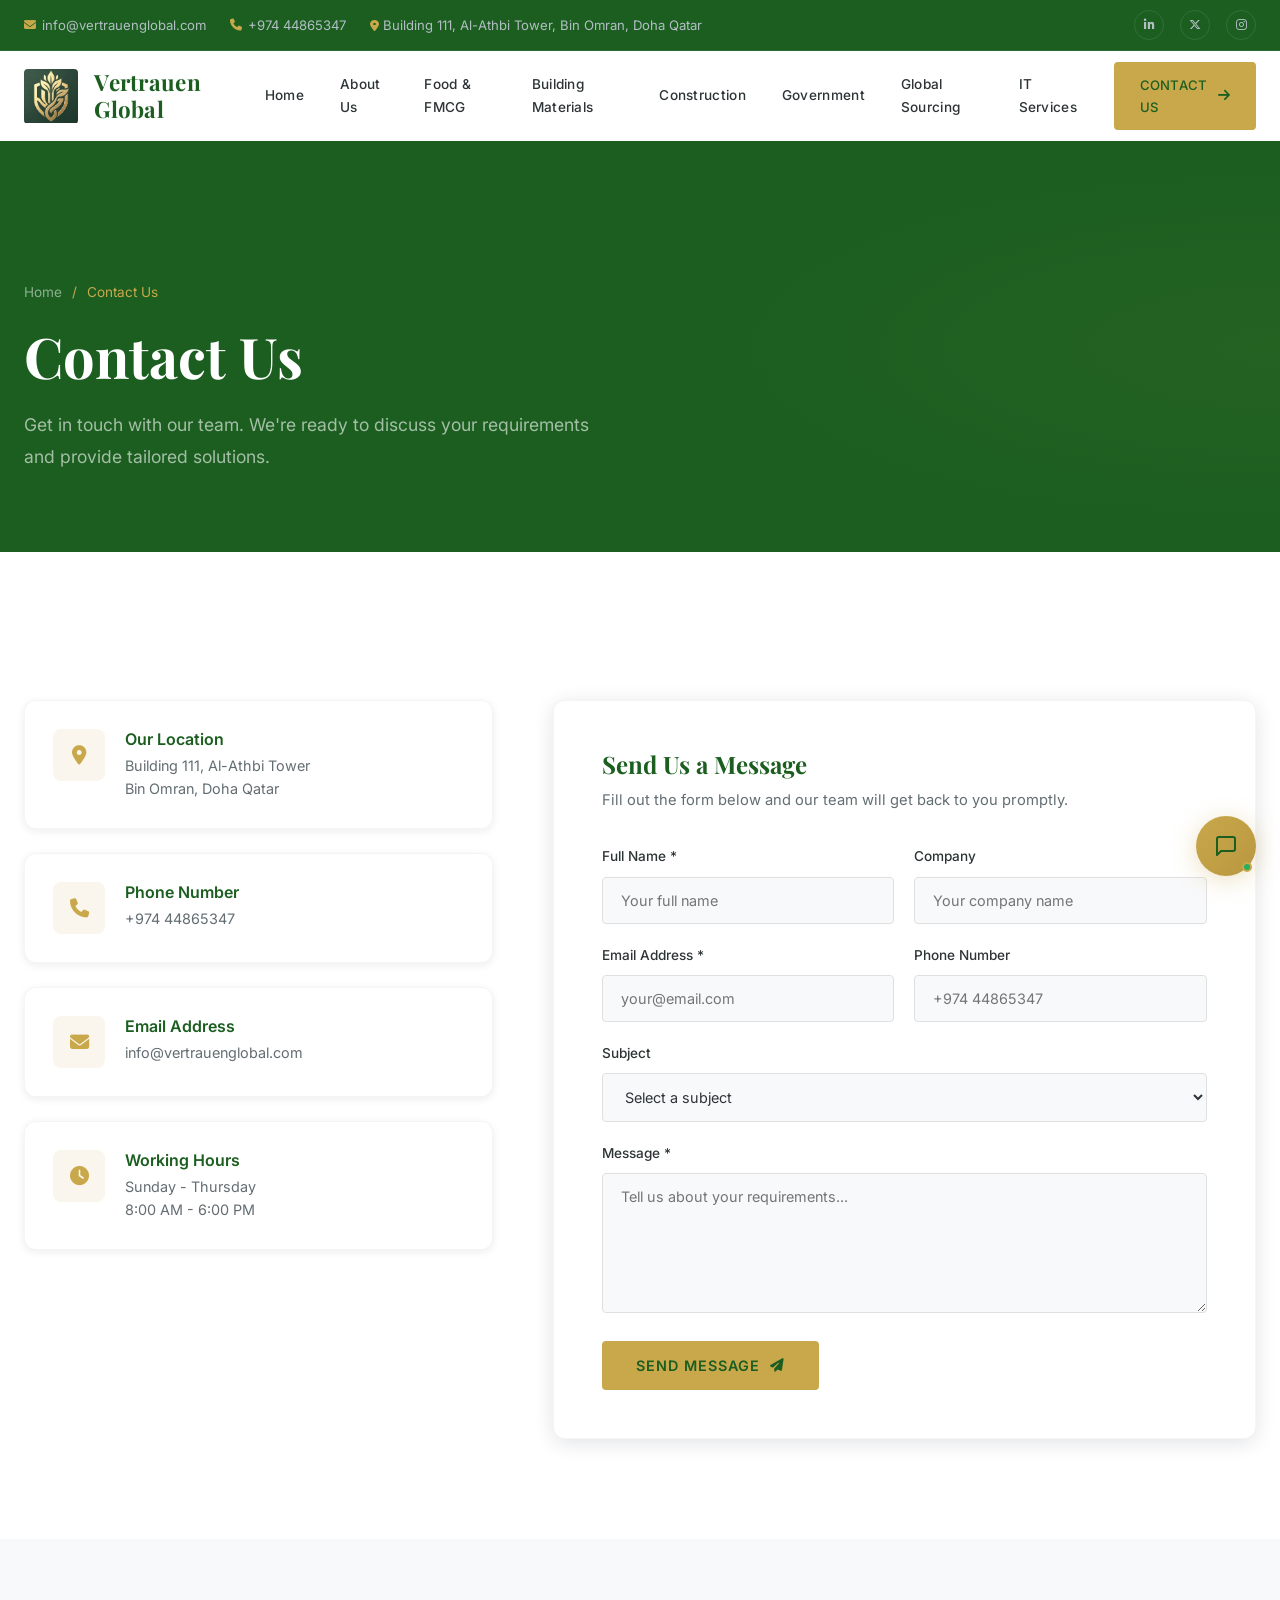
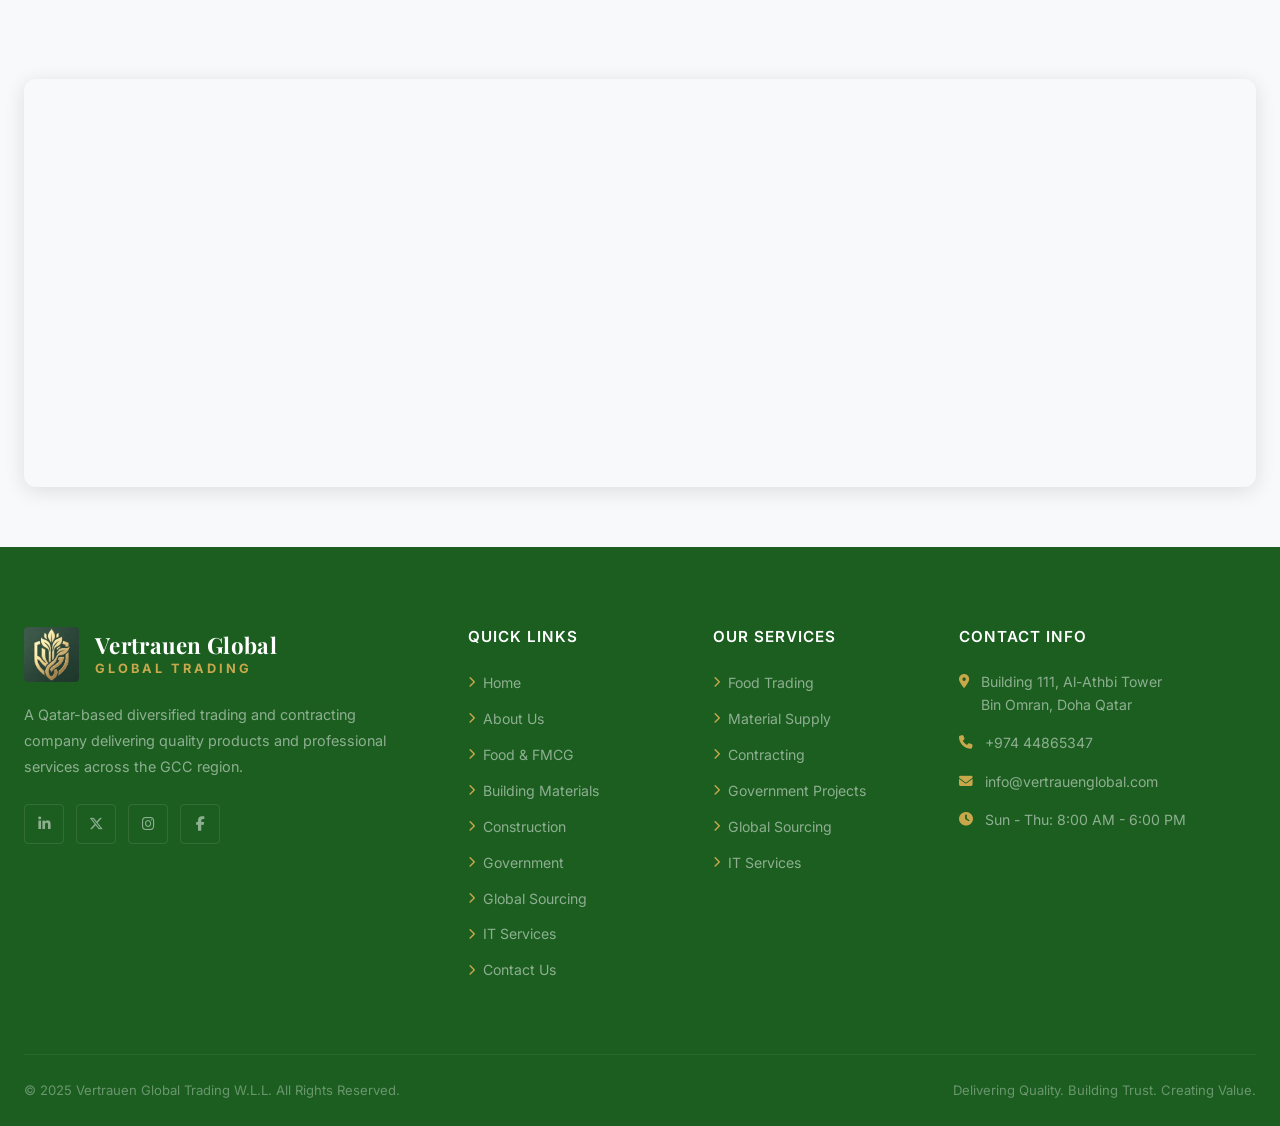
<file: contact.html>
<!DOCTYPE html>
<html lang="en">
<head>
  <meta charset="UTF-8">
  <meta name="viewport" content="width=device-width, initial-scale=1.0">
  <title>Contact Us | Vertrauen Global Trading W.L.L.</title>
  <meta name="description" content="Contact Vertrauen Global Trading W.L.L. in Doha, Qatar. Get in touch for food trading, building materials, construction services, and procurement solutions.">
  <link rel="stylesheet" href="css/style.css">
  <link rel="stylesheet" href="https://cdnjs.cloudflare.com/ajax/libs/font-awesome/6.5.1/css/all.min.css">
  <meta property="og:title" content="Contact Us | Vertrauen Global Trading W.L.L.">
  <meta property="og:description" content="Contact Vertrauen Global Trading W.L.L. in Doha, Qatar. Get in touch for food trading, building materials, construction services, and procurement solutions.">
  <meta property="og:type" content="website">
  <meta property="og:site_name" content="Vertrauen Global Trading W.L.L.">
  <meta property="og:url" content="https://vertrauenglobal.com/">
  <meta property="og:image" content="https://vertrauenglobal.com/images/logo.png">
  <meta name="twitter:card" content="summary_large_image">
</head>
<body>

  <div class="top-bar">
    <div class="container">
      <div class="top-bar-left">
        <a href="mailto:info@vertrauenglobal.com"><i class="fas fa-envelope"></i> info@vertrauenglobal.com</a>
        <a href="tel:+97400000000"><i class="fas fa-phone"></i> +974 44865347</a>
        <span><i class="fas fa-map-marker-alt"></i> Building 111, Al-Athbi Tower, Bin Omran, Doha Qatar</span>
      </div>
      <div class="top-bar-right">
        <a href="#" aria-label="LinkedIn"><i class="fab fa-linkedin-in"></i></a>
        <a href="#" aria-label="Twitter"><i class="fab fa-x-twitter"></i></a>
        <a href="#" aria-label="Instagram"><i class="fab fa-instagram"></i></a>
      </div>
    </div>
  </div>

  <header class="header">
    <div class="container">
      <a href="index.html" class="logo">
        <img src="images/logo.png" alt="Vertrauen Global" class="logo-img">
        <div class="logo-text">
          <span class="company-name">Vertrauen Global</span>
        </div>
      </a>
      <nav class="nav-menu">
        <a href="index.html">Home</a>
        <a href="about.html">About Us</a>
        <a href="food-fmcg.html">Food & FMCG</a>
        <a href="building-materials.html">Building Materials</a>
        <a href="construction.html">Construction</a>
        <a href="government.html">Government</a>
        <a href="global-sourcing.html">Global Sourcing</a>
        <a href="it-services.html">IT Services</a>
        <div class="nav-cta">
          <a href="contact.html" class="btn btn-primary active">Contact Us <i class="fas fa-arrow-right"></i></a>
        </div>
      </nav>
      <div class="hamburger">
        <span></span>
        <span></span>
        <span></span>
      </div>
    </div>
  </header>

  <div class="mobile-overlay"></div>

  <section class="page-header">
    <div class="container">
      <div class="breadcrumb">
        <a href="index.html">Home</a>
        <span class="separator">/</span>
        <span class="current">Contact Us</span>
      </div>
      <h1>Contact Us</h1>
      <p>Get in touch with our team. We're ready to discuss your requirements and provide tailored solutions.</p>
    </div>
  </section>

  <section class="section-padding">
    <div class="container">
      <div class="contact-grid">
        <div class="contact-info-cards">
          <div class="contact-info-card fade-in-left">
            <div class="contact-info-card-icon"><i class="fas fa-map-marker-alt"></i></div>
            <div>
              <h3>Our Location</h3>
              <p>Building 111, Al-Athbi Tower<br>Bin Omran, Doha Qatar</p>
            </div>
          </div>
          <div class="contact-info-card fade-in-left">
            <div class="contact-info-card-icon"><i class="fas fa-phone"></i></div>
            <div>
              <h3>Phone Number</h3>
              <p>+974 44865347</p>
            </div>
          </div>
          <div class="contact-info-card fade-in-left">
            <div class="contact-info-card-icon"><i class="fas fa-envelope"></i></div>
            <div>
              <h3>Email Address</h3>
              <p>info@vertrauenglobal.com</p>
            </div>
          </div>
          <div class="contact-info-card fade-in-left">
            <div class="contact-info-card-icon"><i class="fas fa-clock"></i></div>
            <div>
              <h3>Working Hours</h3>
              <p>Sunday - Thursday<br>8:00 AM - 6:00 PM</p>
            </div>
          </div>
        </div>
        <div class="contact-form-wrapper fade-in-right">
          <h3>Send Us a Message</h3>
          <p>Fill out the form below and our team will get back to you promptly.</p>
          <form id="contactForm">
            <div class="form-row">
              <div class="form-group">
                <label for="name">Full Name *</label>
                <input type="text" id="name" name="name" placeholder="Your full name" required>
              </div>
              <div class="form-group">
                <label for="company">Company</label>
                <input type="text" id="company" name="company" placeholder="Your company name">
              </div>
            </div>
            <div class="form-row">
              <div class="form-group">
                <label for="email">Email Address *</label>
                <input type="email" id="email" name="email" placeholder="your@email.com" required>
              </div>
              <div class="form-group">
                <label for="phone">Phone Number</label>
                <input type="tel" id="phone" name="phone" placeholder="+974 44865347">
              </div>
            </div>
            <div class="form-group">
              <label for="subject">Subject</label>
              <select id="subject" name="subject">
                <option value="">Select a subject</option>
                <option value="food">Food & FMCG Trading</option>
                <option value="building">Building Materials</option>
                <option value="construction">Construction & Contracting</option>
                <option value="government">Government Projects</option>
                <option value="sourcing">Global Sourcing & Procurement</option>
                <option value="general">General Inquiry</option>
              </select>
            </div>
            <div class="form-group">
              <label for="message">Message *</label>
              <textarea id="message" name="message" placeholder="Tell us about your requirements..." required></textarea>
            </div>
            <button type="submit" class="btn btn-primary">Send Message <i class="fas fa-paper-plane"></i></button>
          </form>
        </div>
      </div>
    </div>
  </section>

  <section class="section-padding-sm bg-light">
    <div class="container">
      <div class="map-section">
        <iframe src="https://www.google.com/maps/embed?pb=!1m18!1m12!1m3!1d3611.058603873789!2d51.447936!3d25.3904!2m3!1f0!2f0!3f0!3m2!1i1024!2i768!4f13.1!3m3!1m2!1s0x3e45c534ffdce85f%3A0x1c52e3b7b0a1d4a8!2sBin%20Omran%2C%20Doha%2C%20Qatar!5e0!3m2!1sen!2s!4v1" allowfullscreen="" loading="lazy" referrerpolicy="no-referrer-when-downgrade" title="Vertrauen Global Trading W.L.L. - Building 111, Al-Athbi Tower, Bin Omran, Doha Qatar"></iframe>
      </div>
    </div>
  </section>

  <footer class="footer">
    <div class="container">
      <div class="footer-grid">
        <div class="footer-brand">
          <a href="index.html" class="logo">
            <img src="images/logo.png" alt="Vertrauen Global" class="logo-img">
            <div class="logo-text">
              <span class="company-name">Vertrauen Global</span>
              <span class="company-tagline">Global Trading</span>
            </div>
          </a>
          <p>A Qatar-based diversified trading and contracting company delivering quality products and professional services across the GCC region.</p>
          <div class="footer-social">
            <a href="#" aria-label="LinkedIn"><i class="fab fa-linkedin-in"></i></a>
            <a href="#" aria-label="Twitter"><i class="fab fa-x-twitter"></i></a>
            <a href="#" aria-label="Instagram"><i class="fab fa-instagram"></i></a>
            <a href="#" aria-label="Facebook"><i class="fab fa-facebook-f"></i></a>
          </div>
        </div>
        <div class="footer-column">
          <h4>Quick Links</h4>
          <ul>
            <li><a href="index.html"><i class="fas fa-chevron-right"></i> Home</a></li>
            <li><a href="about.html"><i class="fas fa-chevron-right"></i> About Us</a></li>
            <li><a href="food-fmcg.html"><i class="fas fa-chevron-right"></i> Food & FMCG</a></li>
            <li><a href="building-materials.html"><i class="fas fa-chevron-right"></i> Building Materials</a></li>
            <li><a href="construction.html"><i class="fas fa-chevron-right"></i> Construction</a></li>
            <li><a href="government.html"><i class="fas fa-chevron-right"></i> Government</a></li>
            <li><a href="global-sourcing.html"><i class="fas fa-chevron-right"></i> Global Sourcing</a></li>
            <li><a href="it-services.html"><i class="fas fa-chevron-right"></i> IT Services</a></li>
            <li><a href="contact.html"><i class="fas fa-chevron-right"></i> Contact Us</a></li>
          </ul>
        </div>
        <div class="footer-column">
          <h4>Our Services</h4>
          <ul>
            <li><a href="food-fmcg.html"><i class="fas fa-chevron-right"></i> Food Trading</a></li>
            <li><a href="building-materials.html"><i class="fas fa-chevron-right"></i> Material Supply</a></li>
            <li><a href="construction.html"><i class="fas fa-chevron-right"></i> Contracting</a></li>
            <li><a href="government.html"><i class="fas fa-chevron-right"></i> Government Projects</a></li>
            <li><a href="global-sourcing.html"><i class="fas fa-chevron-right"></i> Global Sourcing</a></li>
            <li><a href="it-services.html"><i class="fas fa-chevron-right"></i> IT Services</a></li>
          </ul>
        </div>
        <div class="footer-column">
          <h4>Contact Info</h4>
          <div class="footer-contact-item">
            <i class="fas fa-map-marker-alt"></i>
            <p>Building 111, Al-Athbi Tower<br>Bin Omran, Doha Qatar</p>
          </div>
          <div class="footer-contact-item">
            <i class="fas fa-phone"></i>
            <p>+974 44865347</p>
          </div>
          <div class="footer-contact-item">
            <i class="fas fa-envelope"></i>
            <p>info@vertrauenglobal.com</p>
          </div>
          <div class="footer-contact-item">
            <i class="fas fa-clock"></i>
            <p>Sun - Thu: 8:00 AM - 6:00 PM</p>
          </div>
        </div>
      </div>
      <div class="footer-bottom">
        <p>&copy; 2025 Vertrauen Global Trading W.L.L. All Rights Reserved.</p>
        <p>Delivering Quality. Building Trust. Creating Value.</p>
      </div>
    </div>
  </footer>

  <script src="js/main.js"></script>
  <script src="js/chatbot.js"></script>
</body>
</html>
</file>
<file: css/style.css>
@import url('https://fonts.googleapis.com/css2?family=Inter:wght@300;400;500;600;700;800;900&family=Playfair+Display:wght@400;500;600;700&display=swap');

:root {
  --navy: #1b5e20;
  --navy-light: #2e7d32;
  --navy-medium: #256d2b;
  --dark-grey: #2d3436;
  --medium-grey: #636e72;
  --light-grey: #b2bec3;
  --off-white: #f8f9fa;
  --white: #ffffff;
  --gold: #c9a84c;
  --gold-light: #d4b85a;
  --gold-dark: #b8973f;
  --shadow-sm: 0 2px 8px rgba(10, 22, 40, 0.08);
  --shadow-md: 0 4px 20px rgba(10, 22, 40, 0.12);
  --shadow-lg: 0 8px 40px rgba(10, 22, 40, 0.16);
  --shadow-xl: 0 16px 60px rgba(10, 22, 40, 0.2);
  --transition: all 0.3s cubic-bezier(0.4, 0, 0.2, 1);
  --transition-slow: all 0.5s cubic-bezier(0.4, 0, 0.2, 1);
  --radius-sm: 4px;
  --radius-md: 8px;
  --radius-lg: 12px;
  --radius-xl: 16px;
  --max-width: 1280px;
}

*, *::before, *::after {
  margin: 0;
  padding: 0;
  box-sizing: border-box;
}

html {
  scroll-behavior: smooth;
  font-size: 16px;
}

body {
  font-family: 'Inter', -apple-system, BlinkMacSystemFont, sans-serif;
  color: var(--dark-grey);
  background: var(--white);
  line-height: 1.7;
  overflow-x: hidden;
  -webkit-font-smoothing: antialiased;
  -moz-osx-font-smoothing: grayscale;
}

h1, h2, h3, h4, h5, h6 {
  font-family: 'Playfair Display', Georgia, serif;
  color: var(--navy);
  line-height: 1.3;
  font-weight: 700;
}

a {
  text-decoration: none;
  color: inherit;
  transition: var(--transition);
}

img {
  max-width: 100%;
  height: auto;
  display: block;
}

ul {
  list-style: none;
}

.container {
  max-width: var(--max-width);
  margin: 0 auto;
  padding: 0 24px;
}

.section-padding {
  padding: 100px 0;
}

.section-padding-sm {
  padding: 60px 0;
}

.bg-navy {
  background-color: var(--navy);
}

.bg-light {
  background-color: var(--off-white);
}

.bg-navy-light {
  background-color: #1b5e20;
}

.section-header {
  text-align: center;
  margin-bottom: 48px;
}

.section-header h2 {
  font-size: 2.2rem;
  font-weight: 800;
  color: var(--white);
  margin-bottom: 12px;
}

.section-header p {
  font-size: 1rem;
  color: rgba(255, 255, 255, 0.7);
  max-width: 600px;
  margin: 0 auto;
  line-height: 1.6;
}

.partners-grid {
  display: grid;
  grid-template-columns: repeat(4, 1fr);
  gap: 24px;
  max-width: 900px;
  margin: 0 auto;
}

.partner-card {
  background: var(--white);
  border-radius: var(--radius-lg);
  padding: 32px 20px;
  text-align: center;
  border: 1px solid rgba(0, 0, 0, 0.06);
  transition: var(--transition);
  cursor: default;
}

.partner-card:hover {
  transform: translateY(-4px);
  box-shadow: var(--shadow-lg);
  border-color: var(--gold);
}

.partner-card-icon {
  width: 64px;
  height: 64px;
  background: rgba(201, 168, 76, 0.1);
  border-radius: 50%;
  display: flex;
  align-items: center;
  justify-content: center;
  margin: 0 auto 16px;
  font-size: 1.5rem;
  color: var(--gold);
}

.partner-card h4 {
  font-size: 0.95rem;
  font-weight: 600;
  color: var(--navy);
  line-height: 1.4;
}

.text-gold {
  color: var(--gold);
}

.text-white {
  color: var(--white);
}

.section-label {
  display: inline-flex;
  align-items: center;
  gap: 10px;
  font-family: 'Inter', sans-serif;
  font-size: 0.8rem;
  font-weight: 600;
  text-transform: uppercase;
  letter-spacing: 3px;
  color: var(--gold);
  margin-bottom: 16px;
}

.section-label::before {
  content: '';
  display: inline-block;
  width: 40px;
  height: 2px;
  background: var(--gold);
}

.section-title {
  font-size: clamp(2rem, 4vw, 3rem);
  margin-bottom: 20px;
  color: var(--navy);
}

.section-subtitle {
  font-family: 'Inter', sans-serif;
  font-size: 1.1rem;
  color: var(--medium-grey);
  max-width: 680px;
  line-height: 1.8;
  font-weight: 400;
}

.btn {
  display: inline-flex;
  align-items: center;
  gap: 10px;
  padding: 14px 32px;
  font-family: 'Inter', sans-serif;
  font-size: 0.9rem;
  font-weight: 600;
  border: 2px solid transparent;
  border-radius: var(--radius-sm);
  cursor: pointer;
  transition: var(--transition);
  text-transform: uppercase;
  letter-spacing: 1px;
  position: relative;
  overflow: hidden;
}

.btn-primary {
  background: var(--gold);
  color: var(--navy);
  border-color: var(--gold);
}

.btn-primary:hover {
  background: var(--gold-dark);
  border-color: var(--gold-dark);
  transform: translateY(-2px);
  box-shadow: 0 8px 24px rgba(201, 168, 76, 0.3);
}

.btn-secondary {
  background: transparent;
  color: var(--white);
  border-color: var(--white);
}

.btn-secondary:hover {
  background: var(--white);
  color: var(--navy);
  transform: translateY(-2px);
}

.btn-outline {
  background: transparent;
  color: var(--navy);
  border-color: var(--navy);
}

.btn-outline:hover {
  background: var(--navy);
  color: var(--white);
  transform: translateY(-2px);
}

.btn-outline-gold {
  background: transparent;
  color: var(--gold);
  border-color: var(--gold);
}

.btn-outline-gold:hover {
  background: var(--gold);
  color: var(--navy);
  transform: translateY(-2px);
}

.btn i {
  font-size: 0.85rem;
  transition: var(--transition);
}

.btn:hover i {
  transform: translateX(4px);
}

/* ========== TOP BAR ========== */
.top-bar {
  background: var(--navy);
  padding: 10px 0;
  border-bottom: 1px solid rgba(255, 255, 255, 0.08);
  font-size: 0.82rem;
  color: var(--light-grey);
}

.top-bar .container {
  display: flex;
  justify-content: space-between;
  align-items: center;
}

.top-bar-left {
  display: flex;
  align-items: center;
  gap: 24px;
}

.top-bar-left a {
  color: var(--light-grey);
  display: flex;
  align-items: center;
  gap: 6px;
}

.top-bar-left a:hover {
  color: var(--gold);
}

.top-bar-left i {
  color: var(--gold);
  font-size: 0.75rem;
}

.top-bar-right {
  display: flex;
  align-items: center;
  gap: 16px;
}

.top-bar-right a {
  color: var(--light-grey);
  width: 30px;
  height: 30px;
  display: flex;
  align-items: center;
  justify-content: center;
  border-radius: 50%;
  border: 1px solid rgba(255, 255, 255, 0.1);
  font-size: 0.75rem;
}

.top-bar-right a:hover {
  color: var(--gold);
  border-color: var(--gold);
}

/* ========== HEADER / NAVBAR ========== */
.header {
  background: var(--white);
  position: sticky;
  top: 0;
  z-index: 1000;
  transition: var(--transition);
  box-shadow: none;
}

.header.scrolled {
  box-shadow: var(--shadow-md);
}

.header .container {
  display: flex;
  justify-content: space-between;
  align-items: center;
  padding-top: 0;
  padding-bottom: 0;
  min-height: 90px;
}

.logo {
  display: flex;
  align-items: center;
  gap: 16px;
  z-index: 1001;
}

.logo-icon {
  width: 60px;
  height: 60px;
  background: var(--navy);
  border-radius: var(--radius-md);
  display: flex;
  align-items: center;
  justify-content: center;
  position: relative;
  box-shadow: 0 4px 12px rgba(10, 22, 40, 0.15);
}

.logo-icon span {
  font-family: 'Playfair Display', serif;
  font-size: 1.8rem;
  font-weight: 700;
  color: var(--gold);
}

.logo-img {
  width: 55px;
  height: 55px;
  object-fit: contain;
  border-radius: var(--radius-sm);
}

.logo-text {
  display: flex;
  flex-direction: column;
  line-height: 1.3;
}

.logo-text .company-name {
  font-family: 'Playfair Display', serif;
  font-size: 1.4rem;
  font-weight: 700;
  color: var(--navy);
  letter-spacing: 0.3px;
  line-height: 1.2;
}

.logo-text .company-tagline {
  font-size: 0.8rem;
  text-transform: uppercase;
  letter-spacing: 3px;
  color: var(--gold);
  font-weight: 700;
  margin-top: 2px;
}

.nav-menu {
  display: flex;
  align-items: center;
  gap: 4px;
}

.nav-menu a {
  font-family: 'Inter', sans-serif;
  font-size: 0.85rem;
  font-weight: 500;
  color: var(--dark-grey);
  padding: 8px 16px;
  border-radius: var(--radius-sm);
  position: relative;
  letter-spacing: 0.3px;
}

.nav-menu a::after {
  content: '';
  position: absolute;
  bottom: 0;
  left: 16px;
  right: 16px;
  height: 2px;
  background: var(--gold);
  transform: scaleX(0);
  transition: var(--transition);
}

.nav-menu a:hover,
.nav-menu a.active {
  color: var(--navy);
}

.nav-menu a:hover::after,
.nav-menu a.active::after {
  transform: scaleX(1);
}

.nav-cta {
  margin-left: 16px;
}

.nav-cta .btn {
  padding: 10px 24px;
  font-size: 0.82rem;
}

.hamburger {
  display: none;
  flex-direction: column;
  gap: 5px;
  cursor: pointer;
  z-index: 1001;
  padding: 8px;
}

.hamburger span {
  width: 24px;
  height: 2px;
  background: var(--navy);
  transition: var(--transition);
  border-radius: 2px;
}

.hamburger.active span:nth-child(1) {
  transform: rotate(45deg) translate(5px, 5px);
}

.hamburger.active span:nth-child(2) {
  opacity: 0;
}

.hamburger.active span:nth-child(3) {
  transform: rotate(-45deg) translate(5px, -5px);
}

/* ========== HERO SECTION ========== */
.hero {
  position: relative;
  min-height: 92vh;
  display: flex;
  align-items: center;
  overflow: hidden;
  background: var(--navy);
}

.hero-slider {
  position: absolute;
  inset: 0;
  z-index: 1;
}

.hero-slide {
  position: absolute;
  inset: 0;
  opacity: 0;
  transition: opacity 1.2s ease;
}

.hero-slide.active {
  opacity: 1;
}

.hero-slide img {
  width: 100%;
  height: 100%;
  object-fit: cover;
}

.hero-overlay {
  position: absolute;
  inset: 0;
  background: linear-gradient(135deg, rgba(10, 22, 40, 0.92) 0%, rgba(10, 22, 40, 0.7) 50%, rgba(10, 22, 40, 0.5) 100%);
  z-index: 2;
}

.hero-content {
  position: relative;
  z-index: 3;
  max-width: 780px;
  padding: 40px 0;
}

.hero-label {
  display: inline-flex;
  align-items: center;
  gap: 12px;
  font-size: 0.95rem;
  font-weight: 700;
  text-transform: uppercase;
  letter-spacing: 3px;
  color: var(--gold);
  margin-bottom: 28px;
  padding: 8px 20px;
  background: rgba(201, 168, 76, 0.1);
  border: 1px solid rgba(201, 168, 76, 0.3);
  border-radius: var(--radius-sm);
}

.hero-label::before {
  content: '';
  width: 40px;
  height: 3px;
  background: var(--gold);
}

.hero h1 {
  font-size: clamp(2.8rem, 6vw, 4.5rem);
  color: var(--white);
  margin-bottom: 24px;
  line-height: 1.15;
  font-weight: 700;
}

.hero h1 .highlight {
  color: var(--gold);
}

.hero p {
  font-size: 1.15rem;
  color: rgba(255, 255, 255, 0.8);
  margin-bottom: 40px;
  line-height: 1.8;
  max-width: 560px;
}

.hero-buttons {
  display: flex;
  gap: 16px;
  flex-wrap: wrap;
}

.hero-stats {
  position: relative;
  z-index: 3;
  display: flex;
  gap: 60px;
  margin-top: 80px;
  padding-top: 40px;
  border-top: 1px solid rgba(255, 255, 255, 0.1);
}

.hero-stat h3 {
  font-family: 'Inter', sans-serif;
  font-size: 2.5rem;
  font-weight: 800;
  color: var(--gold);
  line-height: 1;
  margin-bottom: 4px;
}

.hero-stat p {
  font-size: 0.85rem;
  color: rgba(255, 255, 255, 0.6);
  margin-bottom: 0;
  text-transform: uppercase;
  letter-spacing: 1px;
}

.hero-slider-dots {
  position: absolute;
  bottom: 40px;
  right: 40px;
  z-index: 4;
  display: flex;
  gap: 10px;
}

.hero-slider-dots .dot {
  width: 12px;
  height: 12px;
  border-radius: 50%;
  border: 2px solid rgba(255, 255, 255, 0.4);
  cursor: pointer;
  transition: var(--transition);
}

.hero-slider-dots .dot.active {
  background: var(--gold);
  border-color: var(--gold);
}

/* ========== ABOUT PREVIEW ========== */
.about-preview {
  position: relative;
}

.about-preview .container {
  display: grid;
  grid-template-columns: 1fr 1fr;
  gap: 80px;
  align-items: center;
}

.about-image-wrapper {
  position: relative;
}

.about-image-main {
  border-radius: var(--radius-lg);
  overflow: hidden;
  box-shadow: var(--shadow-lg);
  position: relative;
  z-index: 2;
}

.about-image-main img {
  width: 100%;
  height: 480px;
  object-fit: cover;
}

.about-image-accent {
  position: absolute;
  bottom: -30px;
  right: -30px;
  width: 240px;
  height: 240px;
  background: var(--gold);
  border-radius: var(--radius-lg);
  z-index: 1;
  display: flex;
  align-items: center;
  justify-content: center;
  flex-direction: column;
  padding: 24px;
  text-align: center;
  box-shadow: var(--shadow-lg);
}

.about-image-accent h3 {
  font-family: 'Playfair Display', serif;
  font-size: 1.8rem;
  font-weight: 700;
  color: var(--navy);
  line-height: 1.2;
}

.about-image-accent p {
  font-size: 0.85rem;
  font-weight: 700;
  text-transform: uppercase;
  letter-spacing: 2px;
  color: var(--navy);
  margin-top: 8px;
  line-height: 1.4;
}

.about-content .section-subtitle {
  margin-bottom: 32px;
}

.about-features {
  display: grid;
  grid-template-columns: 1fr 1fr;
  gap: 20px;
  margin-bottom: 36px;
}

.about-feature {
  display: flex;
  align-items: center;
  gap: 12px;
}

.about-feature i {
  width: 36px;
  height: 36px;
  background: rgba(201, 168, 76, 0.1);
  border-radius: 50%;
  display: flex;
  align-items: center;
  justify-content: center;
  color: var(--gold);
  font-size: 0.85rem;
  flex-shrink: 0;
}

.about-feature span {
  font-size: 0.9rem;
  font-weight: 500;
  color: var(--dark-grey);
}

/* ========== DIVISIONS / SERVICES ========== */
.divisions-grid {
  display: grid;
  grid-template-columns: repeat(3, 1fr);
  gap: 32px;
  margin-top: 60px;
}

.division-card {
  background: var(--white);
  border-radius: var(--radius-lg);
  overflow: hidden;
  box-shadow: var(--shadow-sm);
  transition: var(--transition);
  border: 1px solid rgba(0, 0, 0, 0.04);
  position: relative;
}

.division-card:hover {
  transform: translateY(-8px);
  box-shadow: var(--shadow-xl);
}

.division-card-image {
  height: 240px;
  overflow: hidden;
  position: relative;
}

.division-card-image img {
  width: 100%;
  height: 100%;
  object-fit: cover;
  transition: var(--transition-slow);
}

.division-card:hover .division-card-image img {
  transform: scale(1.08);
}

.division-card-image .overlay {
  position: absolute;
  inset: 0;
  background: linear-gradient(to top, rgba(10, 22, 40, 0.7) 0%, transparent 60%);
}

.division-card-icon {
  position: absolute;
  top: 20px;
  right: 20px;
  width: 56px;
  height: 56px;
  background: var(--gold);
  border-radius: var(--radius-md);
  display: flex;
  align-items: center;
  justify-content: center;
  color: var(--navy);
  font-size: 1.4rem;
  z-index: 2;
}

.division-card-body {
  padding: 32px;
}

.division-card-body h3 {
  font-size: 1.35rem;
  margin-bottom: 12px;
}

.division-card-body p {
  font-size: 0.92rem;
  color: var(--medium-grey);
  margin-bottom: 20px;
  line-height: 1.7;
}

.division-card-body .card-link {
  font-family: 'Inter', sans-serif;
  font-size: 0.85rem;
  font-weight: 600;
  color: var(--gold);
  display: inline-flex;
  align-items: center;
  gap: 8px;
  text-transform: uppercase;
  letter-spacing: 1px;
}

.division-card-body .card-link:hover {
  color: var(--gold-dark);
  gap: 12px;
}

/* ========== WHY CHOOSE US ========== */
.why-choose {
  background: var(--navy);
  position: relative;
  overflow: hidden;
}

.why-choose::before {
  content: '';
  position: absolute;
  top: -50%;
  right: -20%;
  width: 600px;
  height: 600px;
  background: radial-gradient(circle, rgba(201, 168, 76, 0.06) 0%, transparent 70%);
  border-radius: 50%;
}

.why-choose .section-title {
  color: var(--white);
}

.why-choose .section-subtitle {
  color: rgba(255, 255, 255, 0.6);
}

.why-grid {
  display: grid;
  grid-template-columns: repeat(3, 1fr);
  gap: 32px;
  margin-top: 60px;
}

.why-card {
  padding: 40px 32px;
  border-radius: var(--radius-lg);
  background: rgba(255, 255, 255, 0.03);
  border: 1px solid rgba(255, 255, 255, 0.06);
  transition: var(--transition);
  position: relative;
}

.why-card:hover {
  background: rgba(255, 255, 255, 0.06);
  transform: translateY(-4px);
  border-color: rgba(201, 168, 76, 0.2);
}

.why-card-icon {
  width: 64px;
  height: 64px;
  background: rgba(201, 168, 76, 0.1);
  border-radius: var(--radius-md);
  display: flex;
  align-items: center;
  justify-content: center;
  margin-bottom: 24px;
  color: var(--gold);
  font-size: 1.5rem;
}

.why-card h3 {
  font-size: 1.15rem;
  color: var(--white);
  margin-bottom: 12px;
  font-family: 'Inter', sans-serif;
  font-weight: 600;
}

.why-card p {
  font-size: 0.9rem;
  color: rgba(255, 255, 255, 0.55);
  line-height: 1.7;
}

/* ========== CTA SECTION ========== */
.cta-section {
  position: relative;
  padding: 100px 0;
  overflow: hidden;
}

.cta-bg {
  position: absolute;
  inset: 0;
}

.cta-bg img {
  width: 100%;
  height: 100%;
  object-fit: cover;
}

.cta-bg .overlay {
  position: absolute;
  inset: 0;
  background: linear-gradient(135deg, rgba(10, 22, 40, 0.95) 0%, rgba(10, 22, 40, 0.85) 100%);
}

.cta-content {
  position: relative;
  z-index: 2;
  text-align: center;
  max-width: 700px;
  margin: 0 auto;
}

.cta-content h2 {
  font-size: clamp(2rem, 4vw, 2.8rem);
  color: var(--white);
  margin-bottom: 20px;
}

.cta-content p {
  font-size: 1.1rem;
  color: rgba(255, 255, 255, 0.7);
  margin-bottom: 36px;
  line-height: 1.8;
}

.cta-buttons {
  display: flex;
  gap: 16px;
  justify-content: center;
  flex-wrap: wrap;
}

/* ========== PAGE HEADER ========== */
.page-header {
  position: relative;
  padding: 140px 0 80px;
  background: var(--navy);
  overflow: hidden;
}

.page-header::before {
  content: '';
  position: absolute;
  top: 0;
  right: 0;
  width: 50%;
  height: 100%;
  background: radial-gradient(ellipse at right, rgba(201, 168, 76, 0.05) 0%, transparent 70%);
}

.page-header .container {
  position: relative;
  z-index: 2;
}

.page-header .breadcrumb {
  display: flex;
  align-items: center;
  gap: 10px;
  font-size: 0.85rem;
  color: rgba(255, 255, 255, 0.5);
  margin-bottom: 16px;
}

.page-header .breadcrumb a {
  color: rgba(255, 255, 255, 0.5);
}

.page-header .breadcrumb a:hover {
  color: var(--gold);
}

.page-header .breadcrumb .separator {
  color: var(--gold);
}

.page-header .breadcrumb .current {
  color: var(--gold);
}

.page-header h1 {
  font-size: clamp(2.2rem, 5vw, 3.5rem);
  color: var(--white);
  margin-bottom: 16px;
}

.page-header p {
  font-size: 1.1rem;
  color: rgba(255, 255, 255, 0.6);
  max-width: 600px;
  line-height: 1.8;
}

/* ========== PRODUCTS / SERVICES GRID ========== */
.products-grid {
  display: grid;
  grid-template-columns: repeat(auto-fill, minmax(280px, 1fr));
  gap: 24px;
  margin-top: 48px;
}

.product-card {
  background: var(--white);
  border-radius: var(--radius-lg);
  overflow: hidden;
  box-shadow: var(--shadow-sm);
  transition: var(--transition);
  border: 1px solid rgba(0, 0, 0, 0.04);
}

.product-card:hover {
  transform: translateY(-4px);
  box-shadow: var(--shadow-md);
}

.product-card-image {
  height: 200px;
  overflow: hidden;
  background: var(--off-white);
}

.product-card-image img {
  width: 100%;
  height: 100%;
  object-fit: cover;
  transition: var(--transition-slow);
}

.product-card:hover .product-card-image img {
  transform: scale(1.05);
}

.product-card-body {
  padding: 24px;
}

.product-card-body h3 {
  font-size: 1.1rem;
  margin-bottom: 8px;
  font-family: 'Inter', sans-serif;
  font-weight: 600;
}

.product-card-body p {
  font-size: 0.88rem;
  color: var(--medium-grey);
  line-height: 1.6;
}

/* ========== SERVICES LIST ========== */
.services-list {
  display: grid;
  grid-template-columns: repeat(auto-fill, minmax(300px, 1fr));
  gap: 24px;
  margin-top: 48px;
}

.service-item {
  display: flex;
  align-items: flex-start;
  gap: 20px;
  padding: 32px;
  background: var(--white);
  border-radius: var(--radius-lg);
  box-shadow: var(--shadow-sm);
  transition: var(--transition);
  border: 1px solid rgba(0, 0, 0, 0.04);
}

.service-item:hover {
  transform: translateY(-4px);
  box-shadow: var(--shadow-md);
  border-color: rgba(201, 168, 76, 0.2);
}

.service-item-icon {
  width: 56px;
  height: 56px;
  background: rgba(201, 168, 76, 0.1);
  border-radius: var(--radius-md);
  display: flex;
  align-items: center;
  justify-content: center;
  color: var(--gold);
  font-size: 1.3rem;
  flex-shrink: 0;
}

.service-item-content h3 {
  font-size: 1.05rem;
  margin-bottom: 8px;
  font-family: 'Inter', sans-serif;
  font-weight: 600;
}

.service-item-content p {
  font-size: 0.88rem;
  color: var(--medium-grey);
  line-height: 1.6;
}

/* ========== ABOUT PAGE ========== */
.about-content-section {
  display: grid;
  grid-template-columns: 1fr 1fr;
  gap: 80px;
  align-items: center;
}

.about-content-section.reverse {
  direction: rtl;
}

.about-content-section.reverse > * {
  direction: ltr;
}

.about-image {
  border-radius: var(--radius-lg);
  overflow: hidden;
  box-shadow: var(--shadow-lg);
}

.about-image img {
  width: 100%;
  height: 500px;
  object-fit: cover;
}

.vision-mission-grid {
  display: grid;
  grid-template-columns: 1fr 1fr;
  gap: 32px;
  margin-top: 48px;
}

.vm-card {
  padding: 40px;
  border-radius: var(--radius-lg);
  background: var(--white);
  box-shadow: var(--shadow-sm);
  border: 1px solid rgba(0, 0, 0, 0.04);
  border-top: 4px solid var(--gold);
}

.vm-card h3 {
  font-size: 1.3rem;
  margin-bottom: 16px;
}

.vm-card p {
  font-size: 0.95rem;
  color: var(--medium-grey);
  line-height: 1.8;
}

.values-grid {
  display: grid;
  grid-template-columns: repeat(3, 1fr);
  gap: 24px;
  margin-top: 48px;
}

.value-card {
  text-align: center;
  padding: 40px 24px;
  border-radius: var(--radius-lg);
  background: var(--white);
  box-shadow: var(--shadow-sm);
  transition: var(--transition);
  border: 1px solid rgba(0, 0, 0, 0.04);
}

.value-card:hover {
  transform: translateY(-4px);
  box-shadow: var(--shadow-md);
}

.value-card-icon {
  width: 64px;
  height: 64px;
  background: rgba(201, 168, 76, 0.1);
  border-radius: 50%;
  display: flex;
  align-items: center;
  justify-content: center;
  margin: 0 auto 20px;
  color: var(--gold);
  font-size: 1.4rem;
}

.value-card h3 {
  font-size: 1.05rem;
  margin-bottom: 8px;
  font-family: 'Inter', sans-serif;
  font-weight: 600;
}

.value-card p {
  font-size: 0.85rem;
  color: var(--medium-grey);
  line-height: 1.6;
}

/* ========== GOVERNMENT PAGE ========== */
.capabilities-grid {
  display: grid;
  grid-template-columns: repeat(auto-fill, minmax(280px, 1fr));
  gap: 24px;
  margin-top: 48px;
}

.capability-card {
  padding: 32px;
  background: var(--white);
  border-radius: var(--radius-lg);
  box-shadow: var(--shadow-sm);
  transition: var(--transition);
  border: 1px solid rgba(0, 0, 0, 0.04);
  border-left: 4px solid var(--gold);
}

.capability-card:hover {
  transform: translateY(-4px);
  box-shadow: var(--shadow-md);
}

.capability-card i {
  font-size: 1.5rem;
  color: var(--gold);
  margin-bottom: 16px;
}

.capability-card h3 {
  font-size: 1.05rem;
  margin-bottom: 8px;
  font-family: 'Inter', sans-serif;
  font-weight: 600;
}

.capability-card p {
  font-size: 0.88rem;
  color: var(--medium-grey);
  line-height: 1.6;
}

/* ========== GLOBAL SOURCING ========== */
.regions-section {
  margin-top: 60px;
}

.regions-grid {
  display: flex;
  flex-wrap: wrap;
  gap: 16px;
  margin-top: 32px;
}

.region-tag {
  display: inline-flex;
  align-items: center;
  gap: 12px;
  padding: 16px 28px;
  background: rgba(201, 168, 76, 0.06);
  border-radius: 50px;
  font-size: 0.95rem;
  font-weight: 600;
  color: var(--navy);
  box-shadow: var(--shadow-sm);
  border: 1px solid rgba(201, 168, 76, 0.15);
  transition: var(--transition);
}

.region-tag:hover {
  background: rgba(201, 168, 76, 0.12);
  border-color: var(--gold);
  box-shadow: var(--shadow-md);
  transform: translateY(-2px);
}

.region-tag i {
  color: var(--gold);
  font-size: 1.2rem;
}

.continent-map {
  width: 32px;
  height: 26px;
  flex-shrink: 0;
  color: var(--gold);
}

.continent-map-lg {
  width: 48px;
  height: 38px;
  color: var(--gold);
}

/* ========== CONTINENT CARDS ========== */
.continent-card {
  border: 1px solid rgba(0, 0, 0, 0.04) !important;
  height: 340px;
  display: flex;
  flex-direction: column;
  position: relative;
  overflow: hidden;
  background-color: var(--navy);
}

.world-map-bg {
  position: absolute;
  inset: 0;
  background-size: cover;
  background-position: center;
  opacity: 0.15;
  filter: grayscale(100%);
  transition: opacity 0.3s ease, filter 0.3s ease;
}

.continent-card:hover .world-map-bg {
  opacity: 0.25;
  filter: grayscale(0%);
}

.continent-overlay {
  background: linear-gradient(to top, rgba(10, 22, 40, 0.95) 0%, rgba(10, 22, 40, 0.7) 50%, rgba(10, 22, 40, 0.2) 100%);
  padding: 32px;
  width: 100%;
  border-radius: var(--radius-lg) var(--radius-lg) 0 0;
  position: relative;
  z-index: 2;
}

.continent-overlay h3 {
  color: var(--white);
  font-size: 1.4rem;
  margin-bottom: 10px;
  font-family: 'Inter', sans-serif;
  font-weight: 600;
}

.continent-overlay p {
  color: rgba(255, 255, 255, 0.9);
  font-size: 0.9rem;
  line-height: 1.7;
}

/* ========== CONTACT PAGE ========== */
.contact-grid {
  display: grid;
  grid-template-columns: 1fr 1.5fr;
  gap: 60px;
  margin-top: 48px;
}

.contact-info-cards {
  display: flex;
  flex-direction: column;
  gap: 24px;
}

.contact-info-card {
  display: flex;
  align-items: flex-start;
  gap: 20px;
  padding: 28px;
  background: var(--white);
  border-radius: var(--radius-lg);
  box-shadow: var(--shadow-sm);
  border: 1px solid rgba(0, 0, 0, 0.04);
}

.contact-info-card-icon {
  width: 52px;
  height: 52px;
  background: rgba(201, 168, 76, 0.1);
  border-radius: var(--radius-md);
  display: flex;
  align-items: center;
  justify-content: center;
  color: var(--gold);
  font-size: 1.2rem;
  flex-shrink: 0;
}

.contact-info-card h3 {
  font-size: 1rem;
  margin-bottom: 4px;
  font-family: 'Inter', sans-serif;
  font-weight: 600;
}

.contact-info-card p {
  font-size: 0.9rem;
  color: var(--medium-grey);
  line-height: 1.6;
}

.contact-form-wrapper {
  background: var(--white);
  padding: 48px;
  border-radius: var(--radius-lg);
  box-shadow: var(--shadow-md);
  border: 1px solid rgba(0, 0, 0, 0.04);
}

.contact-form-wrapper h3 {
  font-size: 1.5rem;
  margin-bottom: 8px;
}

.contact-form-wrapper > p {
  font-size: 0.92rem;
  color: var(--medium-grey);
  margin-bottom: 32px;
}

.form-row {
  display: grid;
  grid-template-columns: 1fr 1fr;
  gap: 20px;
}

.form-group {
  margin-bottom: 20px;
}

.form-group label {
  display: block;
  font-size: 0.85rem;
  font-weight: 500;
  color: var(--dark-grey);
  margin-bottom: 8px;
}

.form-group input,
.form-group textarea,
.form-group select {
  width: 100%;
  padding: 14px 18px;
  border: 1px solid #e0e0e0;
  border-radius: var(--radius-sm);
  font-family: 'Inter', sans-serif;
  font-size: 0.9rem;
  color: var(--dark-grey);
  transition: var(--transition);
  background: var(--off-white);
}

.form-group input:focus,
.form-group textarea:focus,
.form-group select:focus {
  outline: none;
  border-color: var(--gold);
  box-shadow: 0 0 0 3px rgba(201, 168, 76, 0.1);
  background: var(--white);
}

.form-group textarea {
  resize: vertical;
  min-height: 140px;
}

.map-section {
  margin-top: 80px;
  border-radius: var(--radius-lg);
  overflow: hidden;
  box-shadow: var(--shadow-md);
}

.map-section iframe {
  width: 100%;
  height: 400px;
  border: 0;
}

/* ========== PROJECT GALLERY ========== */
.gallery-grid {
  display: grid;
  grid-template-columns: repeat(3, 1fr);
  gap: 24px;
  margin-top: 48px;
}

.gallery-item {
  position: relative;
  border-radius: var(--radius-lg);
  overflow: hidden;
  aspect-ratio: 4/3;
  cursor: pointer;
}

.gallery-item img {
  width: 100%;
  height: 100%;
  object-fit: cover;
  transition: var(--transition-slow);
}

.gallery-item:hover img {
  transform: scale(1.08);
}

.gallery-item .overlay {
  position: absolute;
  inset: 0;
  background: linear-gradient(to top, rgba(10, 22, 40, 0.8) 0%, transparent 60%);
  opacity: 0;
  transition: var(--transition);
  display: flex;
  align-items: flex-end;
  padding: 24px;
}

.gallery-item:hover .overlay {
  opacity: 1;
}

.gallery-item .overlay h3 {
  color: var(--white);
  font-size: 1.1rem;
  font-family: 'Inter', sans-serif;
  font-weight: 600;
}

/* ========== FOOTER ========== */
.footer {
  background: var(--navy);
  padding: 80px 0 0;
  color: rgba(255, 255, 255, 0.6);
}

.footer-grid {
  display: grid;
  grid-template-columns: 2fr 1fr 1fr 1.5fr;
  gap: 48px;
  padding-bottom: 60px;
  border-bottom: 1px solid rgba(255, 255, 255, 0.06);
}

.footer-brand .logo {
  margin-bottom: 20px;
}

.footer-brand .logo .company-name {
  color: var(--white);
}

.footer-brand p {
  font-size: 0.9rem;
  line-height: 1.8;
  margin-bottom: 24px;
  color: rgba(255, 255, 255, 0.5);
}

.footer-social {
  display: flex;
  gap: 12px;
}

.footer-social a {
  width: 40px;
  height: 40px;
  border-radius: var(--radius-sm);
  border: 1px solid rgba(255, 255, 255, 0.1);
  display: flex;
  align-items: center;
  justify-content: center;
  color: rgba(255, 255, 255, 0.5);
  font-size: 0.9rem;
  transition: var(--transition);
}

.footer-social a:hover {
  background: var(--gold);
  border-color: var(--gold);
  color: var(--navy);
}

.footer-column h4 {
  font-family: 'Inter', sans-serif;
  font-size: 0.95rem;
  font-weight: 600;
  color: var(--white);
  margin-bottom: 24px;
  text-transform: uppercase;
  letter-spacing: 1px;
}

.footer-column ul li {
  margin-bottom: 12px;
}

.footer-column ul li a {
  font-size: 0.88rem;
  color: rgba(255, 255, 255, 0.5);
  display: flex;
  align-items: center;
  gap: 8px;
}

.footer-column ul li a:hover {
  color: var(--gold);
  padding-left: 4px;
}

.footer-column ul li a i {
  font-size: 0.7rem;
  color: var(--gold);
}

.footer-contact-item {
  display: flex;
  align-items: flex-start;
  gap: 12px;
  margin-bottom: 16px;
}

.footer-contact-item i {
  color: var(--gold);
  font-size: 0.85rem;
  margin-top: 4px;
}

.footer-contact-item p {
  font-size: 0.88rem;
  color: rgba(255, 255, 255, 0.5);
  line-height: 1.6;
}

.footer-bottom {
  padding: 24px 0;
  display: flex;
  justify-content: space-between;
  align-items: center;
  font-size: 0.82rem;
  color: rgba(255, 255, 255, 0.35);
}

.footer-bottom a {
  color: rgba(255, 255, 255, 0.35);
}

.footer-bottom a:hover {
  color: var(--gold);
}

/* ========== ANIMATIONS ========== */
.fade-in {
  opacity: 0;
  transform: translateY(30px);
  transition: opacity 0.8s ease, transform 0.8s ease;
}

.fade-in.visible {
  opacity: 1;
  transform: translateY(0);
}

.fade-in-left {
  opacity: 0;
  transform: translateX(-40px);
  transition: opacity 0.8s ease, transform 0.8s ease;
}

.fade-in-left.visible {
  opacity: 1;
  transform: translateX(0);
}

.fade-in-right {
  opacity: 0;
  transform: translateX(40px);
  transition: opacity 0.8s ease, transform 0.8s ease;
}

.fade-in-right.visible {
  opacity: 1;
  transform: translateX(0);
}

/* ========== RESPONSIVE ========== */
@media (max-width: 1024px) {
  .divisions-grid {
    grid-template-columns: repeat(2, 1fr);
  }

  .why-grid {
    grid-template-columns: repeat(2, 1fr);
  }

  .footer-grid {
    grid-template-columns: 1fr 1fr;
    gap: 40px;
  }

  .about-preview .container {
    gap: 50px;
  }

  .hero-stats {
    gap: 40px;
  }
}

@media (max-width: 768px) {
  .top-bar {
    display: none;
  }

  .hamburger {
    display: flex;
  }

  .nav-menu {
    position: fixed;
    top: 0;
    right: -100%;
    width: 85%;
    max-width: 380px;
    height: 100vh;
    background: var(--white);
    flex-direction: column;
    align-items: flex-start;
    padding: 100px 32px 40px;
    gap: 0;
    box-shadow: var(--shadow-xl);
    transition: var(--transition);
    overflow-y: auto;
  }

  .nav-menu.active {
    right: 0;
  }

  .nav-menu a {
    width: 100%;
    padding: 14px 0;
    font-size: 1rem;
    border-bottom: 1px solid rgba(0, 0, 0, 0.05);
  }

  .nav-menu a::after {
    display: none;
  }

  .nav-cta {
    margin-left: 0;
    margin-top: 20px;
    width: 100%;
  }

  .nav-cta .btn {
    width: 100%;
    justify-content: center;
  }

  .mobile-overlay {
    display: none;
    position: fixed;
    inset: 0;
    background: rgba(0, 0, 0, 0.5);
    z-index: 999;
  }

  .mobile-overlay.active {
    display: block;
  }

  .hero {
    min-height: 80vh;
  }

  .hero h1 {
    font-size: 2.2rem;
  }

  .hero-stats {
    flex-direction: column;
    gap: 24px;
    margin-top: 40px;
  }

  .hero-slider-dots {
    bottom: 20px;
    right: 20px;
  }

  .about-preview .container {
    grid-template-columns: 1fr;
    gap: 40px;
  }

  .about-image-accent {
    bottom: -20px;
    right: -10px;
    width: 160px;
    height: 160px;
  }

  .about-image-accent h3 {
    font-size: 1.2rem;
  }

  .about-image-accent p {
    font-size: 0.65rem;
    letter-spacing: 1.5px;
  }

  .about-features {
    grid-template-columns: 1fr;
  }

  .divisions-grid {
    grid-template-columns: 1fr;
  }

  .why-grid {
    grid-template-columns: 1fr;
  }

  .section-padding {
    padding: 60px 0;
  }

  .vision-mission-grid {
    grid-template-columns: 1fr;
  }

  .values-grid {
    grid-template-columns: 1fr;
  }

  .about-content-section {
    grid-template-columns: 1fr;
    gap: 40px;
  }

  .about-content-section.reverse {
    direction: ltr;
  }

  .contact-grid {
    grid-template-columns: 1fr;
  }

  .contact-form-wrapper {
    padding: 32px 24px;
  }

  .form-row {
    grid-template-columns: 1fr;
  }

  .gallery-grid {
    grid-template-columns: 1fr;
  }

  .footer-grid {
    grid-template-columns: 1fr;
    gap: 32px;
  }

  .footer-bottom {
    flex-direction: column;
    gap: 12px;
    text-align: center;
  }

  .page-header {
    padding: 100px 0 60px;
  }

  .products-grid {
    grid-template-columns: 1fr;
  }

  .services-list {
    grid-template-columns: 1fr;
  }

  .capabilities-grid {
    grid-template-columns: 1fr;
  }
}

@media (max-width: 480px) {
  .hero-buttons {
    flex-direction: column;
  }

  .hero-buttons .btn {
    width: 100%;
    justify-content: center;
  }

  .cta-buttons {
    flex-direction: column;
    align-items: center;
  }

  .cta-buttons .btn {
    width: 100%;
    justify-content: center;
  }

  .regions-grid {
    flex-direction: column;
  }
}

/* ========== CHATBOT ========== */
#vg-bot {
  position: fixed;
  bottom: 24px;
  right: 24px;
  z-index: 9999;
  font-family: 'Inter', -apple-system, BlinkMacSystemFont, sans-serif;
}
#vg-bot-btn {
  width: 60px;
  height: 60px;
  border-radius: 50%;
  background: linear-gradient(135deg, #c9a84c, #b8973f);
  color: #1b5e20;
  border: none;
  cursor: pointer;
  box-shadow: 0 4px 24px rgba(201, 168, 76, 0.35);
  display: flex;
  align-items: center;
  justify-content: center;
  transition: all 0.3s ease;
  position: relative;
}
#vg-bot-btn:hover {
  transform: scale(1.1);
  box-shadow: 0 6px 32px rgba(201, 168, 76, 0.5);
}
#vg-bot-btn.hidden { display: none; }
#vg-bot-btn::after {
  content: '';
  position: absolute;
  width: 10px;
  height: 10px;
  background: #27ae60;
  border-radius: 50%;
  bottom: 4px;
  right: 4px;
  border: 2px solid #c9a84c;
}
#vg-bot-window {
  position: absolute;
  bottom: 0;
  right: 0;
  width: 380px;
  height: 560px;
  max-height: 80vh;
  max-width: calc(100vw - 48px);
  background: #fff;
  border-radius: 16px;
  box-shadow: 0 8px 48px rgba(10, 22, 40, 0.2);
  display: none;
  flex-direction: column;
  overflow: hidden;
  border: 1px solid rgba(0, 0, 0, 0.06);
}
#vg-bot-window.open { display: flex; }
#vg-bot-header {
  background: linear-gradient(135deg, #1b5e20, #2e7d32);
  color: #fff;
  padding: 16px 20px;
  display: flex;
  align-items: center;
  gap: 12px;
  flex-shrink: 0;
}
#vg-bot-header-icon { font-size: 1.5rem; }
#vg-bot-header-title { font-weight: 600; font-size: 0.95rem; }
#vg-bot-header-sub { font-size: 0.75rem; opacity: 0.8; }
#vg-bot-close {
  margin-left: auto;
  background: none;
  border: none;
  color: #fff;
  font-size: 1.5rem;
  cursor: pointer;
  opacity: 0.7;
  padding: 0 4px;
}
#vg-bot-close:hover { opacity: 1; }
#vg-bot-messages {
  flex: 1;
  overflow-y: auto;
  padding: 16px;
  display: flex;
  flex-direction: column;
  gap: 8px;
  background: #f8f9fa;
}
.vg-bot-msg {
  max-width: 85%;
  padding: 10px 16px;
  border-radius: 12px;
  font-size: 0.88rem;
  line-height: 1.5;
  word-wrap: break-word;
  animation: vg-msg-in 0.3s ease;
}
@keyframes vg-msg-in {
  from { opacity: 0; transform: translateY(8px); }
  to { opacity: 1; transform: translateY(0); }
}
.vg-bot-msg-bot {
  align-self: flex-start;
  background: #fff;
  border: 1px solid rgba(0, 0, 0, 0.06);
  color: #2d3436;
  border-bottom-left-radius: 4px;
}
.vg-bot-msg-user {
  align-self: flex-end;
  background: #1b5e20;
  color: #fff;
  border-bottom-right-radius: 4px;
}
.vg-bot-qr {
  display: flex;
  flex-wrap: wrap;
  gap: 8px;
  padding: 4px 0;
  animation: vg-msg-in 0.3s ease;
}
.vg-bot-qr-btn {
  padding: 8px 16px;
  border-radius: 20px;
  border: 1px solid #c9a84c;
  background: rgba(201, 168, 76, 0.06);
  color: #1b5e20;
  font-size: 0.82rem;
  font-family: 'Inter', sans-serif;
  font-weight: 500;
  cursor: pointer;
  transition: all 0.2s ease;
  white-space: nowrap;
}
.vg-bot-qr-btn:hover {
  background: #c9a84c;
  color: #1b5e20;
  border-color: #c9a84c;
}
#vg-bot-input-area {
  display: flex;
  align-items: center;
  padding: 12px 16px;
  gap: 8px;
  border-top: 1px solid rgba(0,0,0,0.06);
  background: #fff;
  flex-shrink: 0;
}
#vg-bot-input {
  flex: 1;
  padding: 10px 16px;
  border: 1px solid #e0e0e0;
  border-radius: 24px;
  font-family: 'Inter', sans-serif;
  font-size: 0.88rem;
  outline: none;
  transition: border-color 0.2s;
  background: #f8f9fa;
}
#vg-bot-input:focus { border-color: #c9a84c; }
#vg-bot-send {
  width: 40px;
  height: 40px;
  border-radius: 50%;
  background: #c9a84c;
  border: none;
  color: #1b5e20;
  cursor: pointer;
  display: flex;
  align-items: center;
  justify-content: center;
  transition: all 0.2s;
  flex-shrink: 0;
}
#vg-bot-send:hover { background: #b8973f; }
@media (max-width: 480px) {
  #vg-bot-window {
    width: calc(100vw - 32px);
    height: calc(100vh - 120px);
    bottom: 0;
    right: 0;
  }
  #vg-bot { bottom: 16px; right: 16px; }
}
</file>
